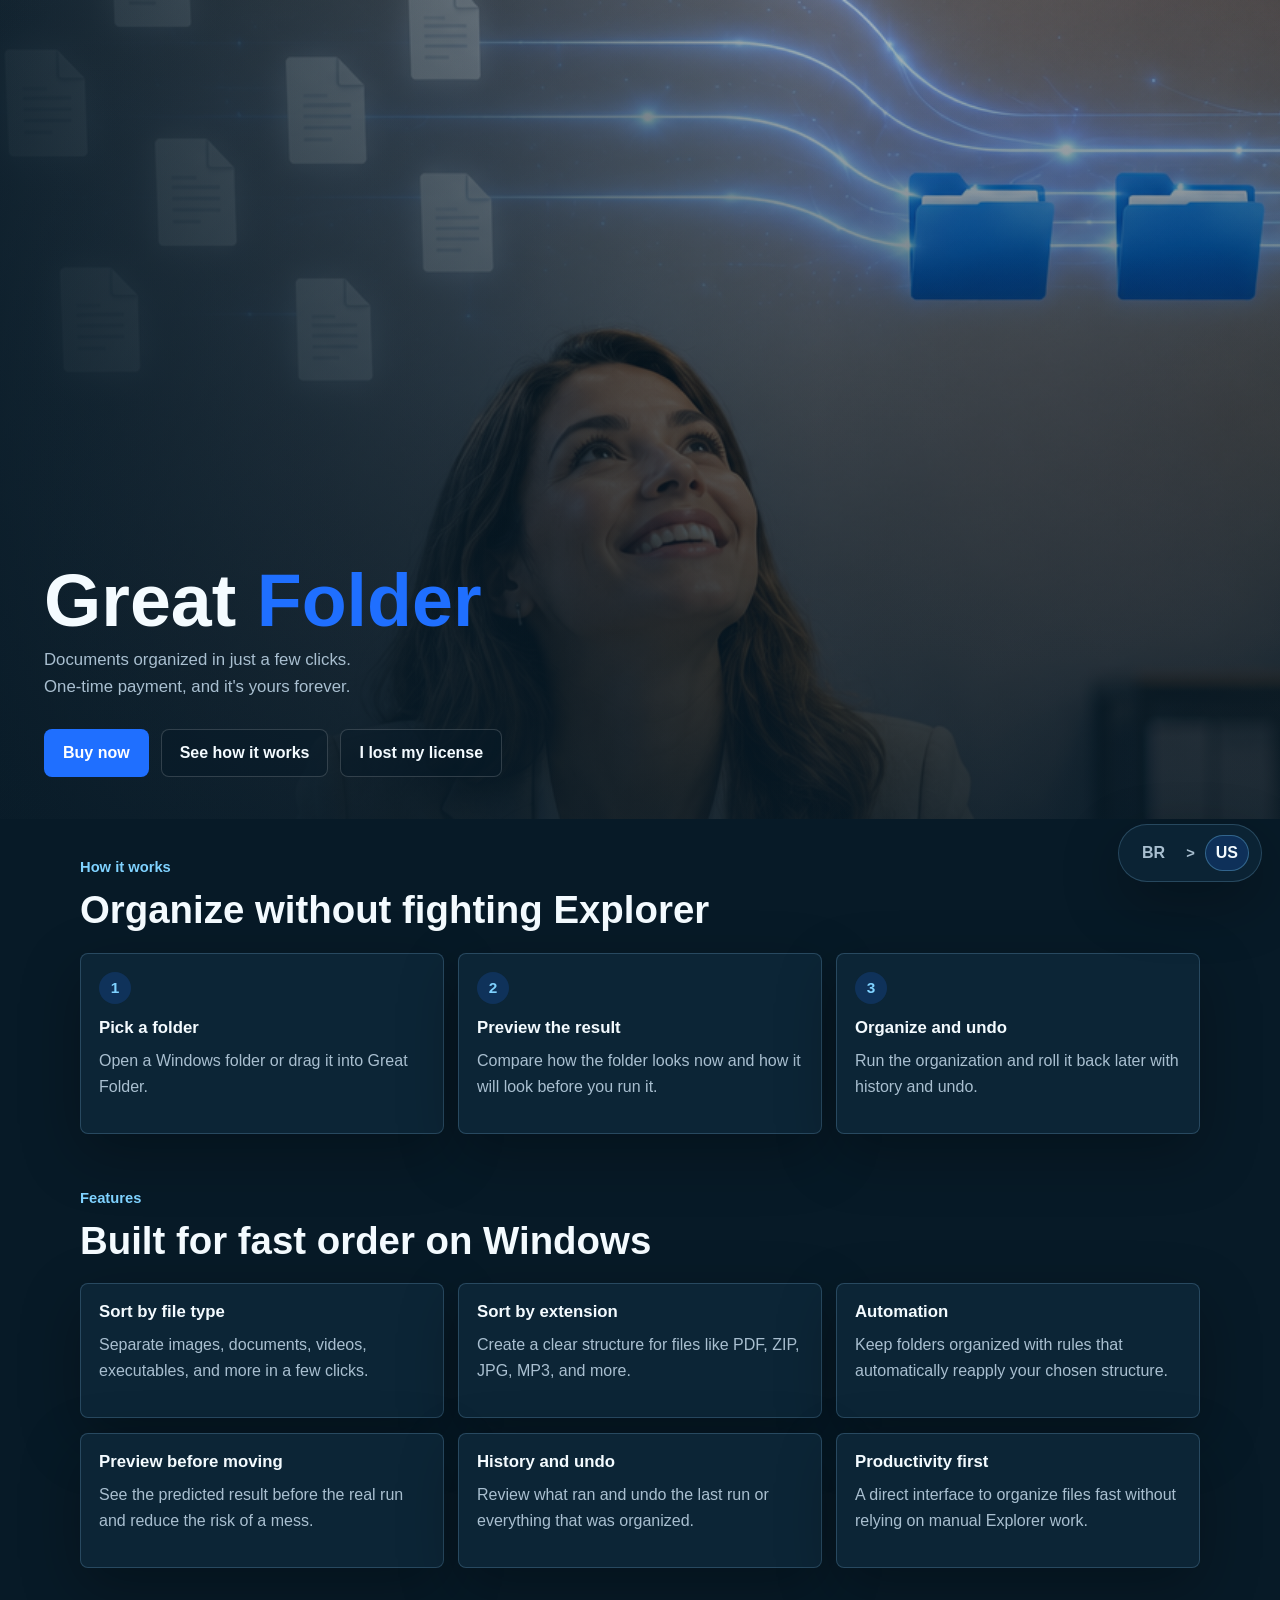
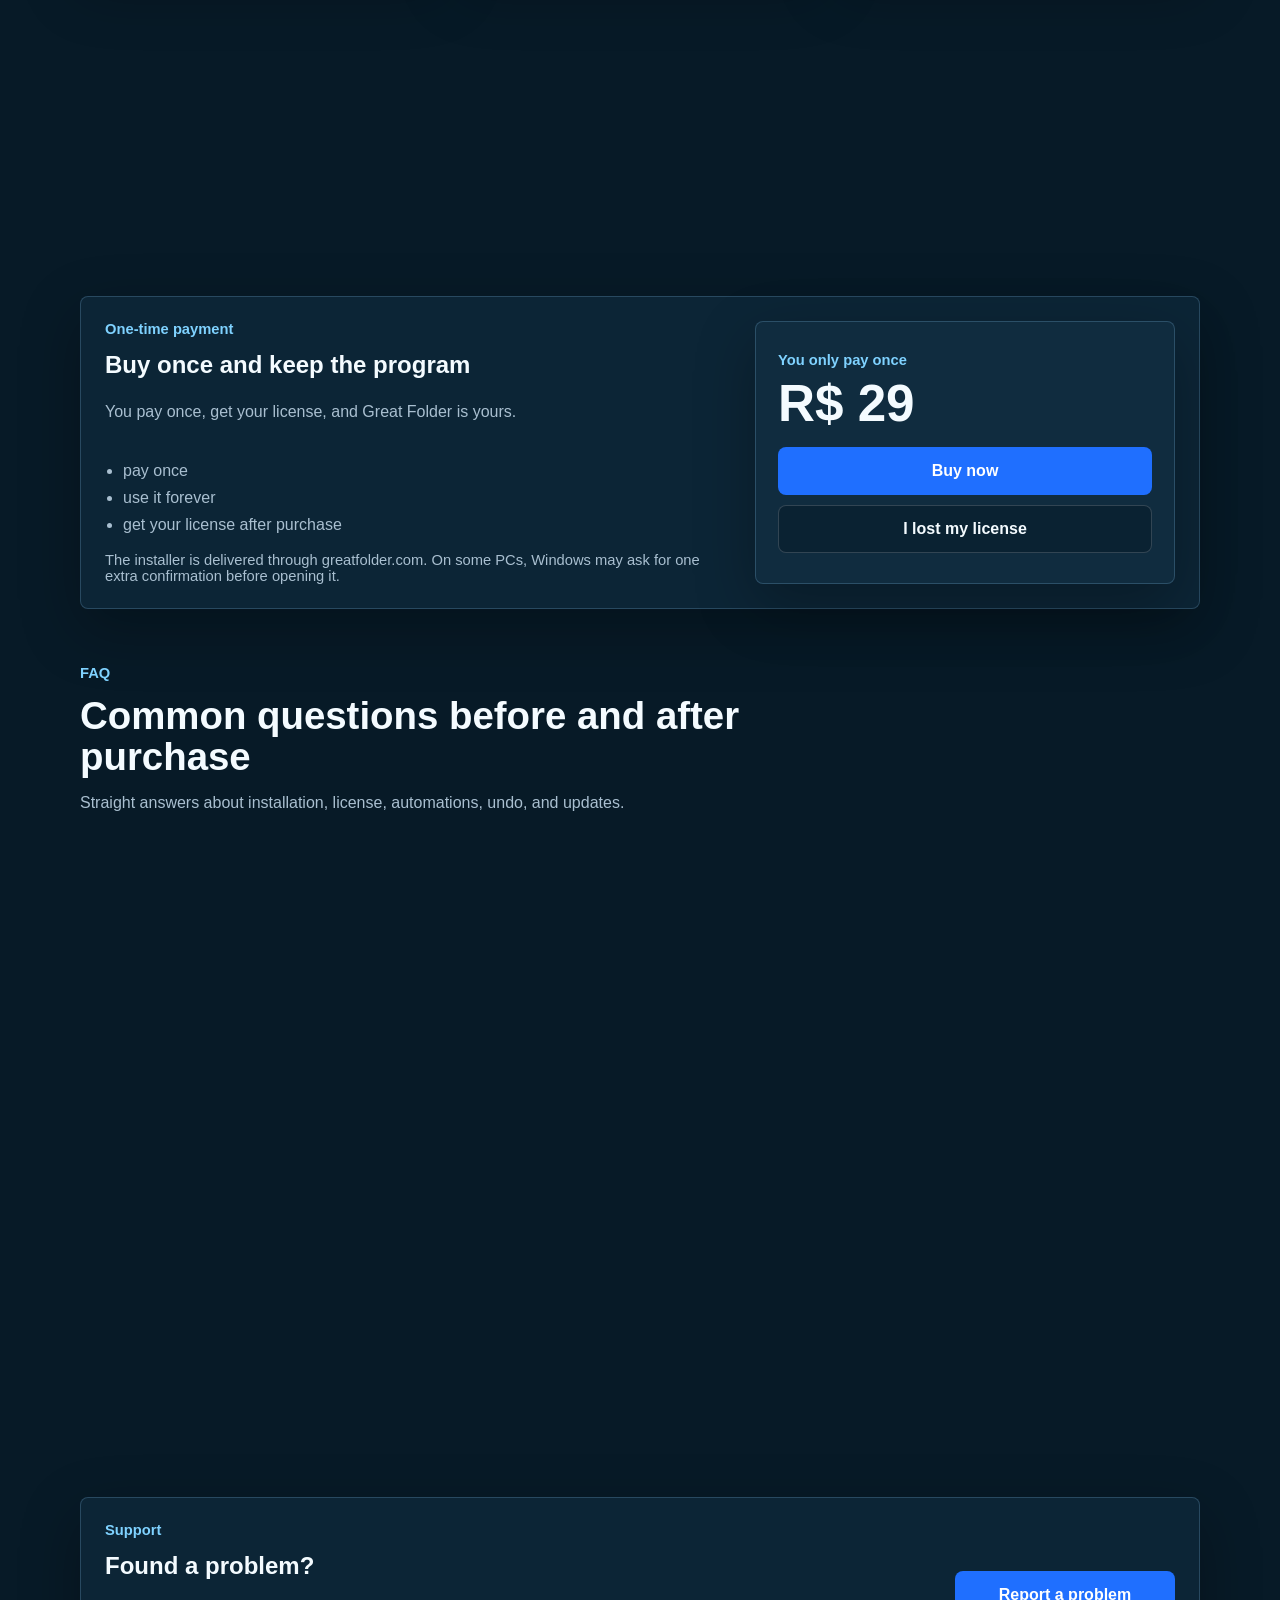
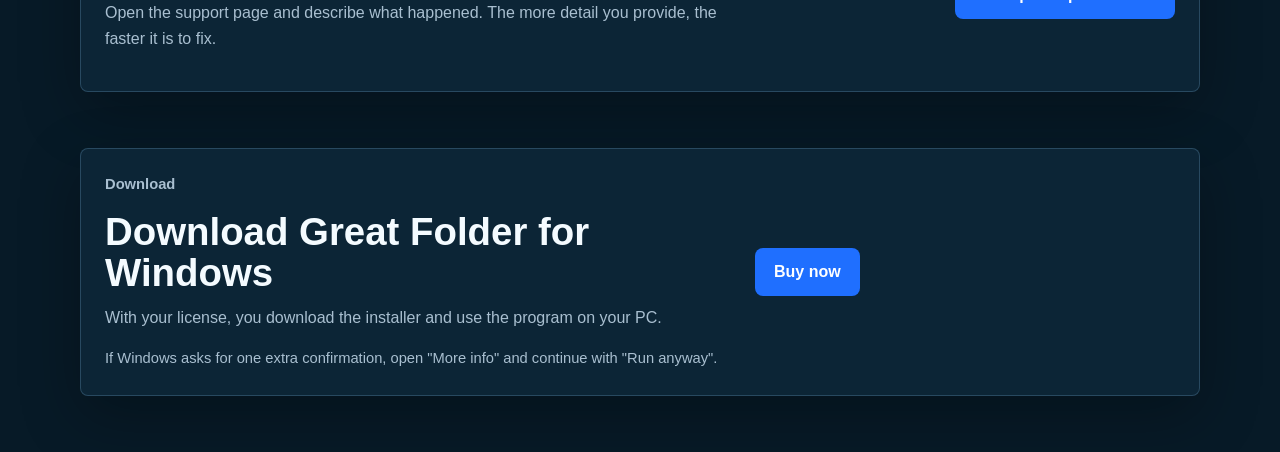
<file: index.html>
﻿<!doctype html>
<html lang="pt-BR">
<head>
  <meta charset="utf-8">
  <meta name="viewport" content="width=device-width, initial-scale=1">
  <title>Great Folder</title>
  <meta name="description" content="Organize arquivos e pastas no Windows com poucos cliques.">
  <link rel="icon" type="image/png" sizes="32x32" href="/favicon.png?v=5">
  <link rel="icon" type="image/x-icon" href="/favicon.ico?v=5">
  <link rel="shortcut icon" type="image/x-icon" href="/favicon.ico?v=5">
  <link rel="apple-touch-icon" href="/apple-touch-icon.png?v=5">
  <link rel="stylesheet" href="styles.css">
  <script src="site-config.js"></script>
  <script src="script.js" defer></script>
</head>
<body>
  <header class="hero" id="topo">
    <div class="hero-overlay"></div>
    <div class="hero-content">
      <h1>Great <span class="hero-title-accent">Folder</span></h1>
      <p class="hero-copy" data-i18n="hero_copy">
        Documentos organizados em poucos cliques.
        Pagamento único, e é seu pra sempre.
      </p>
      <div class="hero-actions">
        <a class="button button-primary" href="#" data-checkout-button data-i18n="cta_buy">Comprar por R$ 29</a>
        <a class="button button-secondary" href="#como-funciona" data-i18n="cta_how_it_works">Ver como funciona</a>
        <a class="button button-secondary" href="recover.html" data-i18n="cta_recover_license">Perdi minha licença</a>
      </div>
    </div>
  </header>

  <main>
    <section class="section section-tight" id="como-funciona">
      <div class="section-header" data-reveal>
        <p class="eyebrow" data-i18n="how_eyebrow">Como funciona</p>
        <h2 data-i18n="how_title">Organize sem complicar o Explorer</h2>
      </div>
      <div class="steps-grid">
        <article class="feature-card" data-reveal>
          <span class="step-number">1</span>
          <h3 data-i18n="step_1_title">Escolha a pasta</h3>
          <p data-i18n="step_1_copy">Abra uma pasta do Windows ou arraste para dentro do Great Folder.</p>
        </article>
        <article class="feature-card" data-reveal>
          <span class="step-number">2</span>
          <h3 data-i18n="step_2_title">Veja a prévia</h3>
          <p data-i18n="step_2_copy">Compare como a pasta está agora e como ela vai ficar antes de executar.</p>
        </article>
        <article class="feature-card" data-reveal>
          <span class="step-number">3</span>
          <h3 data-i18n="step_3_title">Organize e reverta</h3>
          <p data-i18n="step_3_copy">Execute a organização e volte atrás, se quiser, com histórico e reversão.</p>
        </article>
      </div>
    </section>

    <section class="section" id="recursos">
      <div class="section-header" data-reveal>
        <p class="eyebrow" data-i18n="features_eyebrow">Recursos</p>
        <h2 data-i18n="features_title">Feito para quem quer ordem rápida no Windows</h2>
      </div>
      <div class="features-grid">
        <article class="feature-card" data-reveal>
          <h3 data-i18n="feature_1_title">Organização por tipo</h3>
          <p data-i18n="feature_1_copy">Separe imagens, documentos, vídeos, executáveis e mais com poucos cliques.</p>
        </article>
        <article class="feature-card" data-reveal>
          <h3 data-i18n="feature_2_title">Organização por extensão</h3>
          <p data-i18n="feature_2_copy">Crie uma estrutura objetiva para arquivos como PDF, ZIP, JPG, MP3 e outros.</p>
        </article>
        <article class="feature-card" data-reveal>
          <h3 data-i18n="feature_3_title">Automação</h3>
          <p data-i18n="feature_3_copy">Mantenha pastas sempre organizadas com regras que reaplicam o padrão automaticamente.</p>
        </article>
        <article class="feature-card" data-reveal>
          <h3 data-i18n="feature_4_title">Prévia antes de mover</h3>
          <p data-i18n="feature_4_copy">Veja o resultado previsto antes da execução real e reduza o risco de bagunça.</p>
        </article>
        <article class="feature-card" data-reveal>
          <h3 data-i18n="feature_5_title">Histórico e reversão</h3>
          <p data-i18n="feature_5_copy">Confira o que foi executado e desfaça a última execução ou tudo o que foi organizado.</p>
        </article>
        <article class="feature-card" data-reveal>
          <h3 data-i18n="feature_6_title">Foco em produtividade</h3>
          <p data-i18n="feature_6_copy">Interface direta para organizar arquivos rápido, sem depender de fluxo manual no Explorer.</p>
        </article>
      </div>
    </section>

    <section class="section section-highlight">
      <div class="highlight-grid">
        <div data-reveal>
          <p class="eyebrow" data-i18n="ideal_eyebrow">Ideal para</p>
          <h2 data-i18n="ideal_title">Downloads que vivem bagunçados</h2>
          <p class="section-copy" data-i18n="ideal_copy">
            Se você baixa planilhas, PDFs, imagens, instaladores e arquivos soltos todos os dias,
            o Great Folder transforma isso em uma estrutura clara e previsível.
          </p>
        </div>
        <div class="checklist-card" data-reveal>
          <h3 data-i18n="ideal_list_title">Use no dia a dia para:</h3>
          <ul>
            <li data-i18n="ideal_list_1">limpar a pasta Downloads</li>
            <li data-i18n="ideal_list_2">separar documentos por tipo</li>
            <li data-i18n="ideal_list_3">desempastar arquivos de subpastas</li>
            <li data-i18n="ideal_list_4">manter regras automáticas ativas</li>
          </ul>
        </div>
      </div>
    </section>

    <section class="section" id="comprar">
      <div class="pricing-card">
        <div class="pricing-copy" data-reveal>
          <p class="eyebrow" data-i18n="pricing_eyebrow">Pagamento único</p>
          <h2 data-i18n="pricing_title">Compre uma vez e fique com o programa</h2>
          <p class="section-copy" data-i18n="pricing_copy">
            Você paga uma vez, recebe sua licença e o Great Folder passa a ser seu.
          </p>
          <ul class="pricing-list">
            <li data-i18n="pricing_list_1">pague uma vez</li>
            <li data-i18n="pricing_list_2">use para sempre</li>
            <li data-i18n="pricing_list_3">receba sua licença após a compra</li>
          </ul>
          <p class="download-note install-note" data-i18n="pricing_install_note">
            O instalador e entregue pelo greatfolder.com. Em alguns PCs, o Windows pode pedir uma confirmacao extra antes de abrir.
          </p>
        </div>
        <div class="pricing-panel" data-reveal>
          <p class="price-label" data-i18n="price_label">Você paga uma vez só</p>
          <p class="price-value" data-price-value>R$ 29</p>
          <a class="button button-primary pricing-button" href="#" data-checkout-button data-i18n="cta_buy">Comprar por R$ 29</a>
          <a class="button button-secondary pricing-button pricing-secondary-button" href="recover.html" data-i18n="cta_recover_license">Perdi minha licença</a>
        </div>
      </div>
    </section>

    <section class="section" id="faq">
      <div class="section-header" data-reveal>
        <p class="eyebrow" data-i18n="faq_eyebrow">FAQ</p>
        <h2 data-i18n="faq_title">Dúvidas frequentes antes e depois da compra</h2>
        <p class="section-copy" data-i18n="faq_copy">Respostas diretas para instalação, licença, automações, reversão e atualização.</p>
      </div>
      <div class="faq-list" data-reveal>
        <article class="faq-item">
          <button class="faq-trigger" type="button" aria-expanded="false">
            <span data-i18n="faq_q1">O Great Folder funciona em qualquer PC Windows?</span>
            <span class="faq-icon" aria-hidden="true">+</span>
          </button>
          <div class="faq-panel" hidden>
            <p data-i18n="faq_a1">Ele foi feito para Windows. O ideal é usar uma versão atual do Windows com permissão normal de instalação por usuário.</p>
          </div>
        </article>
        <article class="faq-item">
          <button class="faq-trigger" type="button" aria-expanded="false">
            <span data-i18n="faq_q2">Eu pago uma vez ou é assinatura?</span>
            <span class="faq-icon" aria-hidden="true">+</span>
          </button>
          <div class="faq-panel" hidden>
            <p data-i18n="faq_a2">É pagamento único. Você compra uma vez e a licença fica sua.</p>
          </div>
        </article>
        <article class="faq-item">
          <button class="faq-trigger" type="button" aria-expanded="false">
            <span data-i18n="faq_q3">Se eu trocar de computador, perco minha licença?</span>
            <span class="faq-icon" aria-hidden="true">+</span>
          </button>
          <div class="faq-panel" hidden>
            <p data-i18n="faq_a3">Não. Você pode recuperar a licença e ativar novamente no PC novo seguindo o fluxo de recuperação.</p>
          </div>
        </article>
        <article class="faq-item">
          <button class="faq-trigger" type="button" aria-expanded="false">
            <span data-i18n="faq_q4">Posso desfazer uma organização?</span>
            <span class="faq-icon" aria-hidden="true">+</span>
          </button>
          <div class="faq-panel" hidden>
            <p data-i18n="faq_a4">Sim. O app tem histórico e opções para reverter a última execução ou reverter toda a organização salva.</p>
          </div>
        </article>
        <article class="faq-item">
          <button class="faq-trigger" type="button" aria-expanded="false">
            <span data-i18n="faq_q5">As automações organizam tudo sozinhas?</span>
            <span class="faq-icon" aria-hidden="true">+</span>
          </button>
          <div class="faq-panel" hidden>
            <p data-i18n="faq_a5">Sim. Depois de ativadas, elas monitoram a pasta e reorganizam os arquivos conforme a regra escolhida.</p>
          </div>
        </article>
        <article class="faq-item">
          <button class="faq-trigger" type="button" aria-expanded="false">
            <span data-i18n="faq_q6">O programa envia meus arquivos para a internet?</span>
            <span class="faq-icon" aria-hidden="true">+</span>
          </button>
          <div class="faq-panel" hidden>
            <p data-i18n="faq_a6">Não. A organização dos seus arquivos acontece localmente no seu computador.</p>
          </div>
        </article>
        <article class="faq-item">
          <button class="faq-trigger" type="button" aria-expanded="false">
            <span data-i18n="faq_q7">Como recebo atualizações?</span>
            <span class="faq-icon" aria-hidden="true">+</span>
          </button>
          <div class="faq-panel" hidden>
            <p data-i18n="faq_a7">O app pode verificar novas versões e atualizar por dentro das configurações, mantendo sua licença ativa.</p>
          </div>
        </article>
        <article class="faq-item">
          <button class="faq-trigger" type="button" aria-expanded="false">
            <span data-i18n="faq_q8">E se eu tiver um problema ou bug?</span>
            <span class="faq-icon" aria-hidden="true">+</span>
          </button>
          <div class="faq-panel" hidden>
            <p data-i18n="faq_a8">Você pode abrir a página de suporte, escrever o problema com detalhes e enviar para análise.</p>
          </div>
        </article>
        <article class="faq-item">
          <button class="faq-trigger" type="button" aria-expanded="false">
            <span data-i18n="faq_q9">O Windows mostrou um aviso ao abrir o instalador. O que eu faco?</span>
            <span class="faq-icon" aria-hidden="true">+</span>
          </button>
          <div class="faq-panel" hidden>
            <p data-i18n="faq_a9">Baixe sempre pelo greatfolder.com. Se o Windows exibir uma tela de protecao, clique em "Mais informacoes" e depois em "Executar assim mesmo". Se preferir, envie um print na pagina de suporte antes de continuar.</p>
          </div>
        </article>
      </div>
    </section>

    <section class="section" id="suporte">
      <div class="support-card">
        <div data-reveal>
          <p class="eyebrow" data-i18n="support_eyebrow">Suporte</p>
          <h2 data-i18n="support_title">Encontrou um problema?</h2>
          <p class="section-copy" data-i18n="support_copy">Abra a página de suporte e descreva com calma o que aconteceu. Quanto mais detalhe, melhor para corrigir rápido.</p>
        </div>
        <div class="support-actions" data-reveal>
          <a class="button button-primary support-button" href="support.html" data-i18n="support_cta">Relatar um problema</a>
        </div>
      </div>
    </section>

    <section class="section" id="download">
      <div class="download-card">
        <div data-reveal>
          <p class="eyebrow" data-i18n="download_eyebrow">Download</p>
          <h2 data-i18n="download_title">Baixe o Great Folder para Windows</h2>
          <p data-i18n="download_copy">
            Com sua licença, você baixa o instalador e usa o programa no seu PC.
          </p>
          <p class="download-note install-note" data-i18n="download_install_note">
            Se o Windows pedir uma confirmacao extra, abra "Mais informacoes" e continue por "Executar assim mesmo".
          </p>
        </div>
        <div class="download-actions" data-reveal>
          <a class="button button-primary" href="#" data-checkout-button data-i18n="cta_buy">Comprar por R$ 29</a>
        </div>
      </div>
    </section>
  </main>

  <div class="locale-switcher" aria-label="Language selector">
    <button class="locale-button" type="button" data-locale-button="pt-BR">
      <span class="locale-flag" aria-hidden="true">BR</span>
    </button>
    <span class="locale-separator">&gt;</span>
    <button class="locale-button" type="button" data-locale-button="en-US">
      <span class="locale-flag" aria-hidden="true">US</span>
    </button>
  </div>
</body>
</html>
</file>
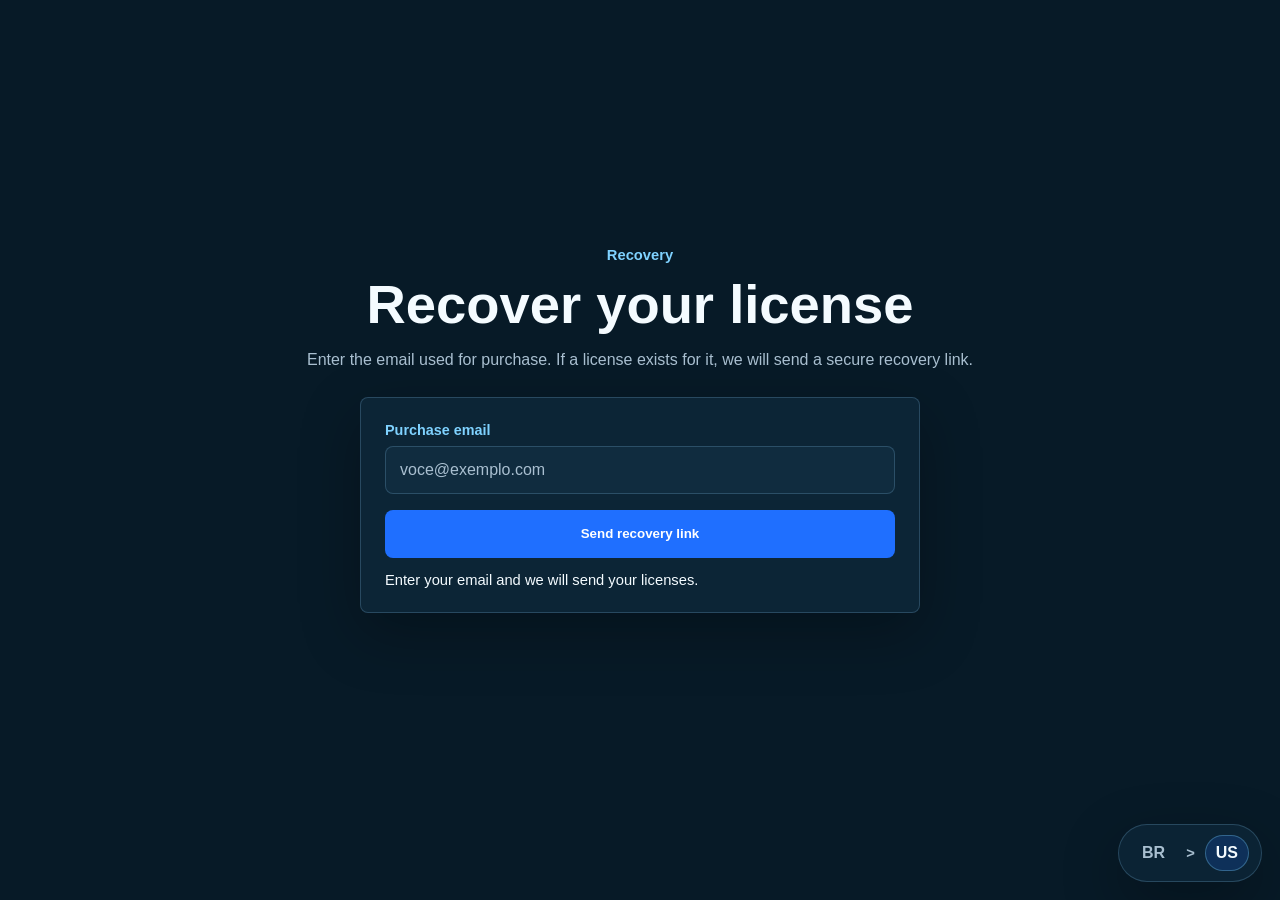
<file: recover.html>
<!doctype html>
<html lang="pt-BR">
<head>
  <meta charset="utf-8">
  <meta name="viewport" content="width=device-width, initial-scale=1">
  <title>Recuperar licença | Great Folder</title>
  <meta name="description" content="Recupere sua licença do Great Folder pelo email da compra.">
  <link rel="icon" type="image/png" sizes="32x32" href="/favicon.png?v=5">
  <link rel="icon" type="image/x-icon" href="/favicon.ico?v=5">
  <link rel="shortcut icon" type="image/x-icon" href="/favicon.ico?v=5">
  <link rel="apple-touch-icon" href="/apple-touch-icon.png?v=5">
  <link rel="stylesheet" href="styles.css">
  <script src="site-config.js"></script>
  <script src="recover.js?v=20260530b" defer></script>
</head>
<body>
  <main class="redeem-page">
    <section class="redeem-shell">
      <div class="redeem-header">
        <p class="eyebrow" data-i18n="recover_eyebrow">Recuperação</p>
        <h1 data-i18n="recover_title">Recupere sua licença</h1>
        <p class="section-copy" data-i18n="recover_copy">
          Digite o email usado na compra. Se existir uma licença vinculada a ele, nós enviaremos um link seguro de recuperação.
        </p>
      </div>

      <div class="recover-card">
        <div id="recover-request-state">
          <form id="recover-form" class="recover-form">
            <label class="recover-field">
              <span class="recover-label" data-i18n="recover_email_label">Email da compra</span>
              <input id="recover-email" class="recover-input" type="email" autocomplete="email" required placeholder="voce@exemplo.com">
            </label>
            <button id="recover-submit" class="button button-primary recover-submit" type="submit" data-i18n="recover_submit">Enviar link de recuperação</button>
          </form>
          <p id="recover-feedback" class="download-note" data-i18n="recover_hint">
            Insira seu email para te enviarmos suas licenças.
          </p>
        </div>

        <div id="recover-claim-state" hidden>
          <div class="redeem-loading">
            <span id="recover-status-icon" class="redeem-spinner" aria-hidden="true"></span>
            <span id="recover-loading-text" data-i18n="recover_loading">Validando seu link...</span>
          </div>
          <p id="recover-claim-feedback" class="download-note" data-i18n="recover_claim_hint">
            Aguarde o carregamento das suas licenças.
          </p>

          <section id="recover-result" class="redeem-result recover-result-panel" hidden>
            <div class="redeem-result-block">
              <span class="redeem-result-label" data-i18n="recover_keys_label">Licenças</span>
              <code id="recover-license-keys" class="redeem-license">-----------</code>
            </div>

            <div class="redeem-actions">
              <a id="recover-download-button" class="button button-primary is-disabled" href="#" target="_blank" rel="noopener" aria-disabled="true" data-i18n="redeem_download">Baixar para Windows</a>
              <button id="recover-copy-button" class="button button-secondary" type="button" data-i18n="recover_copy_button" disabled>Copiar licenças</button>
              <button id="recover-download-txt-button" class="button button-secondary recover-icon-button" type="button" aria-label="Baixar TXT" title="Baixar TXT" disabled>
                ⭳
              </button>
            </div>
          </section>
        </div>
      </div>
    </section>
  </main>

  <div class="locale-switcher" aria-label="Language selector">
    <button class="locale-button" type="button" data-locale-button="pt-BR">
      <span class="locale-flag" aria-hidden="true">BR</span>
    </button>
    <span class="locale-separator">&gt;</span>
    <button class="locale-button" type="button" data-locale-button="en-US">
      <span class="locale-flag" aria-hidden="true">US</span>
    </button>
  </div>
</body>
</html>
</file>
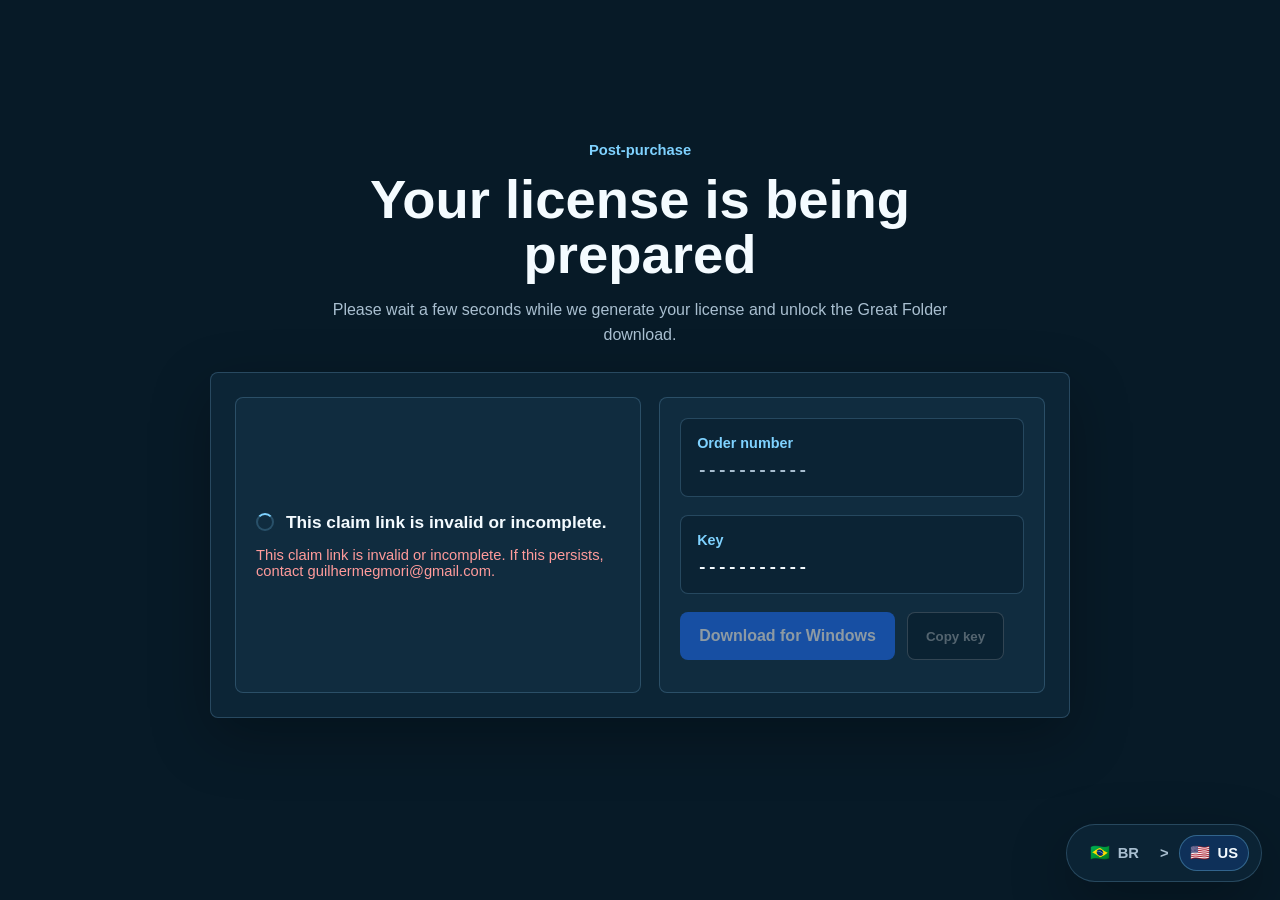
<file: redeem.html>
<!doctype html>
<html lang="pt-BR">
<head>
  <meta charset="utf-8">
  <meta name="viewport" content="width=device-width, initial-scale=1">
  <title>Resgatar compra | Great Folder</title>
  <meta name="description" content="Resgate sua licença e download do Great Folder após a compra.">
  <link rel="icon" type="image/png" sizes="32x32" href="/favicon.png?v=5">
  <link rel="icon" type="image/x-icon" href="/favicon.ico?v=5">
  <link rel="shortcut icon" type="image/x-icon" href="/favicon.ico?v=5">
  <link rel="apple-touch-icon" href="/apple-touch-icon.png?v=5">
  <link rel="stylesheet" href="styles.css">
  <script src="site-config.js"></script>
  <script src="redeem.js" defer></script>
</head>
<body>
  <main class="redeem-page">
    <section class="redeem-shell">
      <div class="redeem-header">
        <p class="eyebrow" data-i18n="redeem_eyebrow">Pós-compra</p>
        <h1 data-i18n="redeem_title">Sua licença está sendo preparada</h1>
        <p class="section-copy" data-i18n="redeem_copy">
          Aguarde alguns segundos enquanto geramos sua licença e liberamos o download do Great Folder.
        </p>
      </div>

      <div class="redeem-card">
        <section class="redeem-status-panel">
          <div class="redeem-loading">
            <span id="redeem-status-icon" class="redeem-spinner" aria-hidden="true"></span>
            <span id="redeem-loading-text" data-i18n="redeem_loading">Gerando sua licença...</span>
          </div>
          <p class="download-note" id="redeem-feedback" data-i18n="redeem_hint">
            Se isso demorar mais do que o normal, volte para a área da Kiwify e abra este link novamente.
          </p>
        </section>

        <section id="redeem-result" class="redeem-result">
          <div class="redeem-result-block">
            <span class="redeem-result-label" data-i18n="redeem_order_label">Número do pedido</span>
            <code id="order-code" class="redeem-license redeem-license-soft">-----------</code>
          </div>

          <div class="redeem-result-block">
            <span class="redeem-result-label" data-i18n="redeem_license_label">Chave</span>
            <code id="license-key" class="redeem-license">-----------</code>
          </div>

          <div class="redeem-actions">
            <a id="download-button" class="button button-primary is-disabled" href="#" target="_blank" rel="noopener" aria-disabled="true" data-i18n="redeem_download">Baixar para Windows</a>
            <button id="copy-button" class="button button-secondary" type="button" data-i18n="redeem_copy_button" disabled>Copiar chave</button>
          </div>

          <p class="download-note" id="redeem-activation-hint" data-i18n="redeem_activation_hint">
            Assim que a chave aparecer, abra o app e cole na tela de ativação.
          </p>
        </section>
      </div>
    </section>
  </main>

  <div class="locale-switcher" aria-label="Language selector">
    <button class="locale-button" type="button" data-locale-button="pt-BR">
      <span class="locale-flag" aria-hidden="true">🇧🇷</span>
      <span>BR</span>
    </button>
    <span class="locale-separator">&gt;</span>
    <button class="locale-button" type="button" data-locale-button="en-US">
      <span class="locale-flag" aria-hidden="true">🇺🇸</span>
      <span>US</span>
    </button>
  </div>
</body>
</html>
</file>
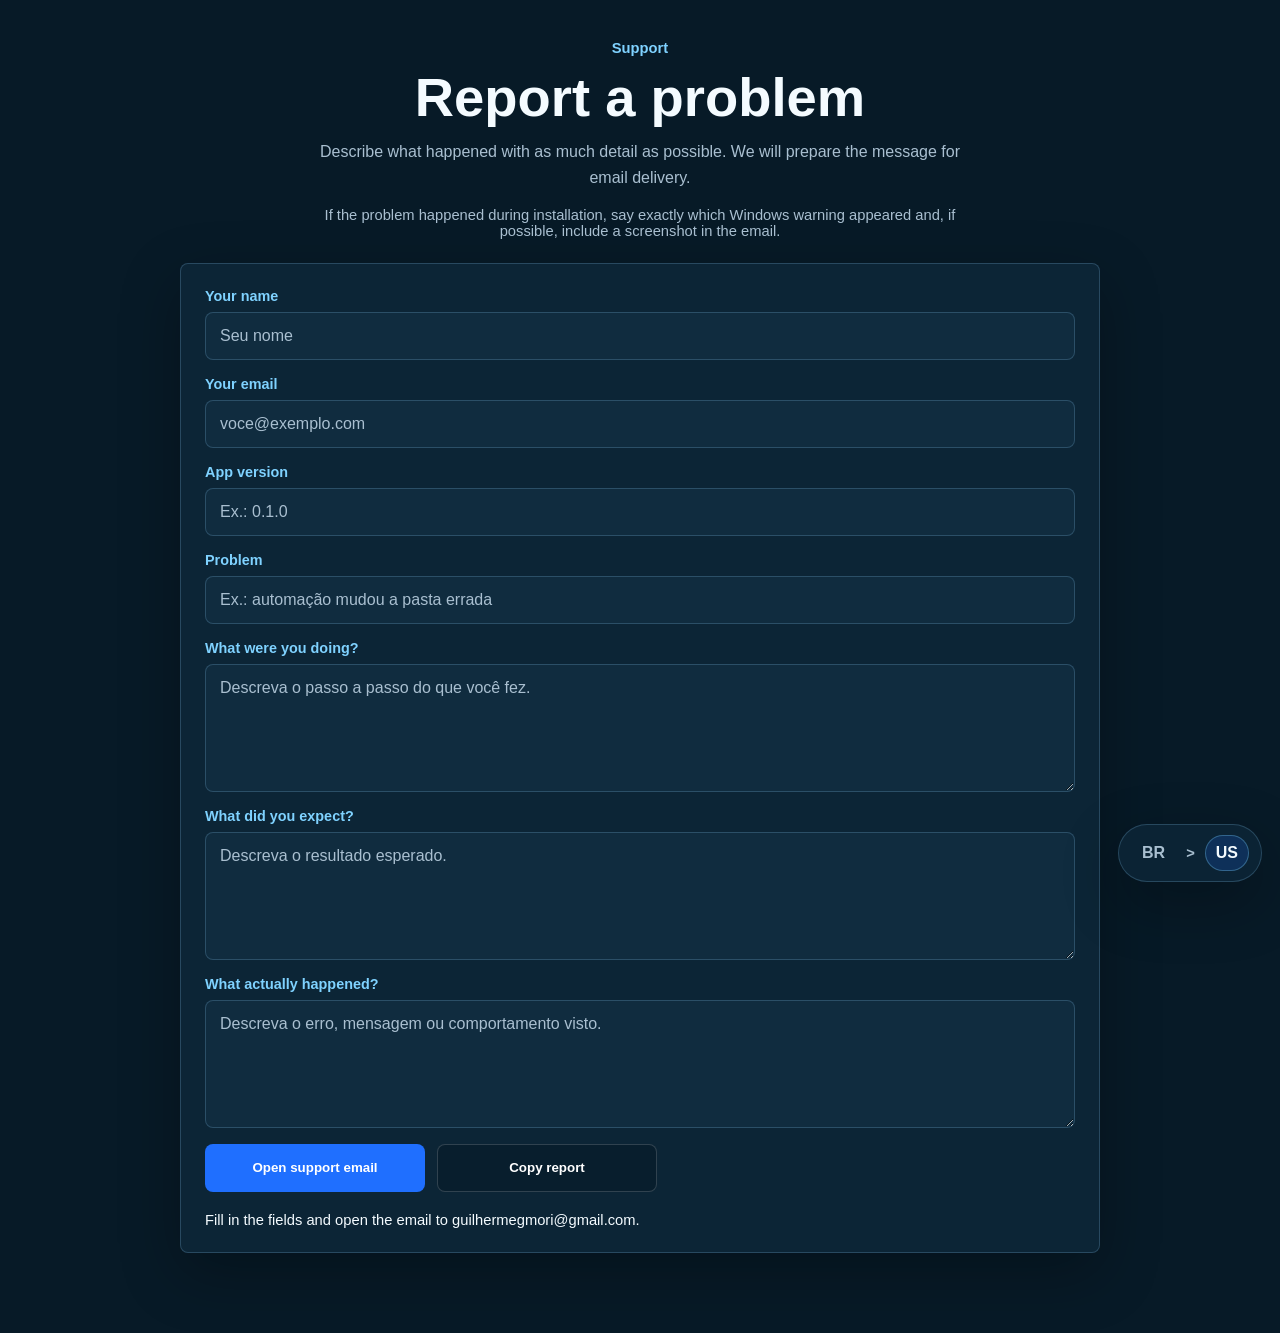
<file: support.html>
﻿<!doctype html>
<html lang="pt-BR">
<head>
  <meta charset="utf-8">
  <meta name="viewport" content="width=device-width, initial-scale=1">
  <title>Suporte | Great Folder</title>
  <meta name="description" content="Relate um problema do Great Folder com detalhes para análise.">
  <link rel="icon" type="image/png" sizes="32x32" href="/favicon.png?v=5">
  <link rel="icon" type="image/x-icon" href="/favicon.ico?v=5">
  <link rel="shortcut icon" type="image/x-icon" href="/favicon.ico?v=5">
  <link rel="apple-touch-icon" href="/apple-touch-icon.png?v=5">
  <link rel="stylesheet" href="styles.css">
  <script src="site-config.js"></script>
  <script src="support.js" defer></script>
</head>
<body>
  <main class="redeem-page support-page">
    <section class="redeem-shell support-shell">
      <div class="redeem-header">
        <p class="eyebrow" data-i18n="support_page_eyebrow">Suporte</p>
        <h1 data-i18n="support_page_title">Relate um problema</h1>
        <p class="section-copy" data-i18n="support_page_copy">Descreva o que aconteceu com o máximo de detalhe possível. Vamos preparar a mensagem para envio por email.</p>
        <p class="download-note install-note" data-i18n="support_page_install_note">Se o problema foi na instalacao, diga exatamente qual aviso apareceu no Windows e, se puder, envie um print junto com o email.</p>
      </div>

      <div class="support-form-card">
        <form id="support-form" class="support-form">
          <label class="recover-field">
            <span class="recover-label" data-i18n="support_name_label">Seu nome</span>
            <input id="support-name" class="recover-input" type="text" autocomplete="name" placeholder="Seu nome">
          </label>

          <label class="recover-field">
            <span class="recover-label" data-i18n="support_email_label">Seu email</span>
            <input id="support-email" class="recover-input" type="email" autocomplete="email" placeholder="voce@exemplo.com">
          </label>

          <label class="recover-field">
            <span class="recover-label" data-i18n="support_version_label">Versão do app</span>
            <input id="support-version" class="recover-input" type="text" placeholder="Ex.: 0.1.0">
          </label>

          <label class="recover-field">
            <span class="recover-label" data-i18n="support_problem_label">Problema</span>
            <input id="support-problem" class="recover-input" type="text" required placeholder="Ex.: automação mudou a pasta errada">
          </label>

          <label class="recover-field">
            <span class="recover-label" data-i18n="support_steps_label">O que você estava fazendo?</span>
            <textarea id="support-steps" class="recover-input support-textarea" required placeholder="Descreva o passo a passo do que você fez."></textarea>
          </label>

          <label class="recover-field">
            <span class="recover-label" data-i18n="support_expected_label">O que você esperava?</span>
            <textarea id="support-expected" class="recover-input support-textarea" placeholder="Descreva o resultado esperado."></textarea>
          </label>

          <label class="recover-field">
            <span class="recover-label" data-i18n="support_actual_label">O que aconteceu de fato?</span>
            <textarea id="support-actual" class="recover-input support-textarea" required placeholder="Descreva o erro, mensagem ou comportamento visto."></textarea>
          </label>

          <div class="support-actions-row">
            <button id="support-submit" class="button button-primary" type="submit" data-i18n="support_submit">Abrir email de suporte</button>
            <button id="support-copy" class="button button-secondary" type="button" data-i18n="support_copy">Copiar relato</button>
          </div>
        </form>

        <p id="support-feedback" class="download-note" data-i18n="support_hint">Preencha os campos e abra o email com a mensagem pronta.</p>
      </div>
    </section>
  </main>

  <div class="locale-switcher" aria-label="Language selector">
    <button class="locale-button" type="button" data-locale-button="pt-BR">
      <span class="locale-flag" aria-hidden="true">BR</span>
    </button>
    <span class="locale-separator">&gt;</span>
    <button class="locale-button" type="button" data-locale-button="en-US">
      <span class="locale-flag" aria-hidden="true">US</span>
    </button>
  </div>
</body>
</html>
</file>
<file: styles.css>
:root {
  color-scheme: dark;
  --bg: #071a27;
  --panel: #0c2536;
  --panel-2: #102c3f;
  --text: #f4fbff;
  --muted: #a9bfd0;
  --line: rgba(122, 176, 214, 0.26);
  --primary: #1f6fff;
  --primary-hover: #4387ff;
  --accent: #7fd2ff;
  --shadow: 0 20px 60px rgba(0, 0, 0, 0.28);
}

* {
  box-sizing: border-box;
}

html {
  scroll-behavior: smooth;
}

body {
  margin: 0;
  font-family: "Segoe UI", Arial, sans-serif;
  background: var(--bg);
  color: var(--text);
  overflow-x: hidden;
}

body.reveal-ready [data-reveal] {
  opacity: 0;
  transform: translateY(42px);
  filter: blur(10px);
  transition:
    opacity 680ms cubic-bezier(0.22, 1, 0.36, 1),
    transform 680ms cubic-bezier(0.22, 1, 0.36, 1),
    filter 680ms cubic-bezier(0.22, 1, 0.36, 1);
  transition-delay: var(--reveal-delay, 0ms);
  will-change: opacity, transform, filter;
}

body.reveal-ready [data-reveal].is-visible {
  opacity: 1;
  transform: translateY(0);
  filter: blur(0);
}

a {
  color: inherit;
  text-decoration: none;
}

.hero {
  position: relative;
  min-height: clamp(560px, 64vw, 820px);
  padding: 24px clamp(20px, 4vw, 44px) 42px;
  background-image:
    linear-gradient(180deg, rgba(7, 26, 39, 0.18), rgba(7, 26, 39, 0.82)),
    linear-gradient(90deg, rgba(7, 26, 39, 0.88) 0%, rgba(7, 26, 39, 0.48) 38%, rgba(7, 26, 39, 0.10) 64%),
    url("assets/hero.png");
  background-size: cover;
  background-repeat: no-repeat;
  background-position: center 18%;
  display: flex;
  flex-direction: column;
  justify-content: flex-end;
  overflow: hidden;
}

.hero-overlay {
  position: absolute;
  inset: 0;
  background: linear-gradient(180deg, rgba(7, 26, 39, 0.06), rgba(7, 26, 39, 0.22));
  pointer-events: none;
}

.hero-content {
  position: relative;
  z-index: 1;
}

.hero-content {
  max-width: 620px;
  padding-top: 0;
}

.eyebrow {
  margin: 0 0 14px;
  color: var(--accent);
  font-size: 0.92rem;
  font-weight: 600;
}

h1,
h2,
h3,
p {
  margin-top: 0;
}

h1 {
  margin-bottom: 10px;
  font-size: clamp(2.8rem, 6vw, 4.6rem);
  line-height: 0.98;
}

.hero-title-accent {
  color: var(--primary);
}

.hero-copy,
.section-copy,
.download-card p,
.feature-card p,
.checklist-card li {
  color: var(--muted);
  line-height: 1.6;
}

.hero-copy {
  max-width: 580px;
  font-size: 1.05rem;
  white-space: pre-line;
}

.hero-actions {
  display: flex;
  flex-wrap: wrap;
  gap: 12px;
  margin-top: 28px;
}

.button {
  display: inline-flex;
  align-items: center;
  justify-content: center;
  min-height: 48px;
  padding: 0 18px;
  border-radius: 8px;
  border: 1px solid transparent;
  font-weight: 600;
  text-align: center;
  transition: background-color 120ms ease, border-color 120ms ease, color 120ms ease;
}

.button-primary {
  background: var(--primary);
  color: #fff;
}

.button-primary:hover {
  background: var(--primary-hover);
}

.button-secondary {
  background: rgba(7, 26, 39, 0.52);
  border-color: rgba(255, 255, 255, 0.16);
}

.button-secondary:hover {
  background: rgba(15, 40, 58, 0.82);
}

.hero-points {
  display: flex;
  flex-wrap: wrap;
  gap: 10px;
  margin-top: 22px;
  color: var(--text);
  font-size: 0.95rem;
}

.hero-points span {
  padding: 8px 12px;
  border-radius: 999px;
  border: 1px solid rgba(255, 255, 255, 0.12);
  background: rgba(7, 26, 39, 0.42);
}

main {
  padding-bottom: 56px;
}

.section {
  width: min(1120px, calc(100% - 40px));
  margin: 0 auto;
  padding: 56px 0 0;
}

.section-tight {
  padding-top: 40px;
}

.section-header {
  max-width: 700px;
  margin-bottom: 22px;
}

.section-header h2,
.download-card h2,
.highlight-grid h2 {
  margin-bottom: 12px;
  font-size: clamp(1.9rem, 3vw, 2.7rem);
  line-height: 1.08;
}

.steps-grid,
.features-grid {
  display: grid;
  gap: 14px;
}

.steps-grid {
  grid-template-columns: repeat(3, minmax(0, 1fr));
}

.features-grid {
  grid-template-columns: repeat(3, minmax(0, 1fr));
}

.feature-card,
.checklist-card,
.download-card,
.pricing-card,
.pricing-panel {
  background: var(--panel);
  border: 1px solid var(--line);
  border-radius: 8px;
  box-shadow: var(--shadow);
}

.feature-card {
  padding: 18px;
}

.feature-card h3,
.checklist-card h3 {
  margin-bottom: 10px;
  font-size: 1.05rem;
}

.step-number {
  display: inline-flex;
  align-items: center;
  justify-content: center;
  width: 32px;
  height: 32px;
  margin-bottom: 14px;
  border-radius: 999px;
  background: rgba(31, 111, 255, 0.18);
  color: var(--accent);
  font-size: 0.96rem;
  font-weight: 700;
}

.section-highlight {
  padding-top: 64px;
}

.highlight-grid {
  display: grid;
  grid-template-columns: minmax(0, 1.3fr) minmax(300px, 0.9fr);
  gap: 18px;
  align-items: stretch;
}

.checklist-card {
  padding: 22px;
  background: var(--panel-2);
}

.checklist-card ul {
  margin: 0;
  padding-left: 18px;
}

.checklist-card li + li {
  margin-top: 10px;
}

.download-card {
  display: grid;
  grid-template-columns: minmax(0, 1.2fr) minmax(280px, 0.8fr);
  gap: 20px;
  align-items: center;
  padding: 24px;
}

.pricing-card {
  display: grid;
  grid-template-columns: minmax(0, 1.2fr) minmax(280px, 0.8fr);
  gap: 20px;
  align-items: stretch;
  padding: 24px;
}

.pricing-copy {
  display: flex;
  flex-direction: column;
  justify-content: center;
}

.pricing-list {
  margin: 16px 0 0;
  padding-left: 18px;
  color: var(--muted);
  line-height: 1.7;
}

.install-note {
  margin-top: 14px;
  color: var(--muted);
}

.pricing-panel {
  display: flex;
  flex-direction: column;
  justify-content: center;
  gap: 10px;
  padding: 22px;
  background: var(--panel-2);
}

.price-label,
.price-note {
  margin-bottom: 0;
}

.price-label {
  color: var(--accent);
  font-size: 0.92rem;
  font-weight: 600;
}

.price-value {
  margin: 0;
  font-size: clamp(2.4rem, 4vw, 3.2rem);
  line-height: 1;
  font-weight: 700;
}

.pricing-button {
  width: 100%;
  margin-top: 8px;
}

.pricing-secondary-button {
  margin-top: 0;
}

.download-actions {
  display: flex;
  flex-direction: column;
  gap: 12px;
  align-items: flex-start;
}

.download-note {
  margin-bottom: 0;
  font-size: 0.92rem;
}

.locale-switcher {
  position: fixed;
  right: 18px;
  bottom: 18px;
  z-index: 20;
  display: inline-flex;
  align-items: center;
  gap: 10px;
  padding: 10px 12px;
  border: 1px solid var(--line);
  border-radius: 999px;
  background: rgba(12, 37, 54, 0.94);
  box-shadow: var(--shadow);
}

.redeem-page {
  min-height: 100vh;
  padding: 40px 20px 80px;
  display: flex;
  align-items: center;
  justify-content: center;
}

.redeem-shell {
  width: min(860px, 100%);
}

.redeem-header {
  max-width: 680px;
  margin: 0 auto 24px;
  text-align: center;
}

.redeem-header h1 {
  margin-bottom: 14px;
  font-size: clamp(2.4rem, 5vw, 3.4rem);
  line-height: 1.02;
}

.redeem-card {
  display: grid;
  grid-template-columns: minmax(0, 1fr) minmax(0, 0.95fr);
  gap: 18px;
  padding: 24px;
  background: var(--panel);
  border: 1px solid var(--line);
  border-radius: 8px;
  box-shadow: var(--shadow);
}

.recover-card {
  max-width: 560px;
  margin: 0 auto;
  padding: 24px;
  background: var(--panel);
  border: 1px solid var(--line);
  border-radius: 8px;
  box-shadow: var(--shadow);
}

.recover-form {
  display: flex;
  flex-direction: column;
  gap: 16px;
  margin-bottom: 14px;
}

.recover-field {
  display: flex;
  flex-direction: column;
  gap: 8px;
}

.recover-label {
  color: var(--accent);
  font-size: 0.9rem;
  font-weight: 600;
}

.recover-input {
  width: 100%;
  min-height: 48px;
  padding: 0 14px;
  border: 1px solid var(--line);
  border-radius: 8px;
  background: var(--panel-2);
  color: var(--text);
  font: 400 1rem "Segoe UI", Arial, sans-serif;
}

.recover-input::placeholder {
  color: var(--muted);
}

.recover-input:focus {
  outline: none;
  border-color: rgba(127, 210, 255, 0.45);
}

.recover-submit {
  width: 100%;
}

.recover-result-panel {
  margin-top: 18px;
}

#recover-license-keys {
  white-space: pre-line;
}

.recover-icon-button {
  min-width: 48px;
  padding: 0 14px;
  font-size: 1.05rem;
}

.redeem-status-panel,
.redeem-result {
  background: var(--panel-2);
  border: 1px solid var(--line);
  border-radius: 8px;
  padding: 20px;
}

.redeem-status-panel {
  display: flex;
  flex-direction: column;
  justify-content: center;
}

.redeem-result {
  display: flex;
  flex-direction: column;
  justify-content: center;
}

.redeem-loading {
  display: inline-flex;
  align-items: center;
  gap: 12px;
  margin-bottom: 14px;
  color: var(--text);
  font-size: 1.08rem;
  font-weight: 600;
}

.redeem-spinner {
  width: 18px;
  height: 18px;
  border: 2px solid rgba(127, 210, 255, 0.22);
  border-top-color: var(--accent);
  border-radius: 999px;
  animation: redeem-spin 0.8s linear infinite;
}

.redeem-status-check {
  display: inline-flex;
  align-items: center;
  justify-content: center;
  width: 18px;
  height: 18px;
  font-size: 16px;
  line-height: 1;
}

.redeem-result-block {
  margin: 0 0 18px;
  padding: 16px;
  border: 1px solid var(--line);
  border-radius: 8px;
  background: rgba(7, 26, 39, 0.42);
}

.redeem-result-label {
  display: block;
  margin-bottom: 10px;
  color: var(--accent);
  font-size: 0.9rem;
  font-weight: 600;
}

.redeem-license {
  display: block;
  color: var(--text);
  font: 700 1.05rem "Consolas", "Courier New", monospace;
  word-break: break-all;
}

.redeem-license-soft {
  color: var(--muted);
}

.redeem-actions {
  display: flex;
  flex-wrap: wrap;
  gap: 12px;
  margin-bottom: 12px;
}

.button.is-disabled,
.button[aria-disabled="true"] {
  pointer-events: none;
  opacity: 0.52;
}

.download-note.is-error,
#redeem-feedback.is-error {
  color: #ff9b9b;
}

#redeem-activation-hint[hidden] {
  display: none;
}

@keyframes redeem-spin {
  from {
    transform: rotate(0deg);
  }
  to {
    transform: rotate(360deg);
  }
}

.locale-button {
  display: inline-flex;
  align-items: center;
  gap: 8px;
  min-height: 36px;
  padding: 0 10px;
  border: 1px solid transparent;
  border-radius: 999px;
  background: transparent;
  color: var(--muted);
  font: 600 0.92rem "Segoe UI", Arial, sans-serif;
  cursor: pointer;
}

.locale-button.is-active {
  background: rgba(31, 111, 255, 0.18);
  border-color: rgba(127, 210, 255, 0.32);
  color: var(--text);
}

.locale-flag {
  font-size: 1rem;
  line-height: 1;
}

.locale-separator {
  color: var(--muted);
  font-size: 0.92rem;
  font-weight: 600;
}

@media (max-width: 920px) {
  .steps-grid,
  .features-grid,
  .highlight-grid,
  .pricing-card,
  .download-card,
  .redeem-card {
    grid-template-columns: 1fr;
  }

  .hero {
    min-height: clamp(500px, 86vw, 700px);
    background-position: 62% 16%;
  }

  .hero-content {
    max-width: 34rem;
  }

  .section {
    padding-top: 44px;
  }
}

@media (max-width: 680px) {
  body.reveal-ready [data-reveal] {
    transform: translateY(24px);
    filter: blur(6px);
  }

  .hero {
    min-height: auto;
    padding: 0 0 28px;
    background: none;
    display: block;
  }

  .hero::before {
    content: "";
    display: block;
    width: 100%;
    aspect-ratio: 1536 / 550;
    background-image:
      linear-gradient(180deg, rgba(7, 26, 39, 0.06), rgba(7, 26, 39, 0.22)),
      url("assets/hero.png");
    background-size: cover;
    background-repeat: no-repeat;
    background-position: center top;
  }

  .hero-content {
    max-width: none;
    padding: 18px 14px 0;
  }

  .hero-overlay {
    display: none;
  }

  .section {
    width: min(1120px, calc(100% - 24px));
    padding-top: 36px;
  }

  .eyebrow {
    margin-bottom: 10px;
    font-size: 0.82rem;
  }

  h1 {
    margin-bottom: 8px;
    font-size: clamp(2.2rem, 12vw, 3.2rem);
    line-height: 1;
  }

  .hero-copy {
    max-width: 100%;
    font-size: 0.98rem;
    line-height: 1.5;
  }

  .hero-actions {
    gap: 10px;
    margin-top: 20px;
  }

  .hero-actions .button,
  .pricing-button,
  .download-actions .button,
  .redeem-actions .button,
  .recover-submit {
    width: 100%;
  }

  .feature-card,
  .checklist-card,
  .download-card,
  .pricing-card,
  .pricing-panel,
  .redeem-card,
  .recover-card,
  .redeem-status-panel,
  .redeem-result {
    padding: 18px;
  }

  .section-header {
    margin-bottom: 18px;
  }

  .section-header h2,
  .download-card h2,
  .highlight-grid h2 {
    margin-bottom: 10px;
    font-size: clamp(1.65rem, 8vw, 2.15rem);
  }

  .pricing-card,
  .download-card,
  .highlight-grid,
  .redeem-card {
    gap: 14px;
  }

  .download-actions,
  .redeem-actions {
    align-items: stretch;
  }

  .redeem-page {
    padding: 24px 12px 96px;
    align-items: flex-start;
  }

  .redeem-header {
    margin-bottom: 18px;
  }

  .redeem-header h1 {
    font-size: clamp(2rem, 10vw, 2.8rem);
  }

  .locale-switcher {
    left: 50%;
    right: auto;
    bottom: max(10px, env(safe-area-inset-bottom));
    transform: translateX(-50%);
    padding: 8px 10px;
  }

  main {
    padding-bottom: 90px;
  }
}

@media (max-width: 520px) {
  .hero {
    padding-bottom: 24px;
  }

  .hero::before {
    background-position: center top;
  }

  .button {
    min-height: 46px;
    padding: 10px 14px;
    font-size: 0.96rem;
  }

  .feature-card {
    padding: 16px;
  }

  .step-number {
    width: 28px;
    height: 28px;
    margin-bottom: 12px;
    font-size: 0.88rem;
  }

  .pricing-list,
  .checklist-card ul {
    padding-left: 16px;
  }

  .price-value {
    font-size: clamp(2.1rem, 12vw, 2.7rem);
  }

  .locale-switcher {
    width: calc(100% - 24px);
    justify-content: center;
    border-radius: 14px;
  }
}

.faq-list {
  display: grid;
  gap: 12px;
}

.faq-item {
  background: var(--panel);
  border: 1px solid var(--line);
  border-radius: 8px;
  box-shadow: var(--shadow);
  overflow: hidden;
}

.faq-trigger {
  width: 100%;
  display: flex;
  align-items: center;
  justify-content: space-between;
  gap: 16px;
  padding: 18px 20px;
  border: 0;
  background: transparent;
  color: var(--text);
  font: 600 1rem "Segoe UI", Arial, sans-serif;
  text-align: left;
  cursor: pointer;
}

.faq-trigger:hover {
  background: rgba(255, 255, 255, 0.03);
}

.faq-icon {
  flex: 0 0 auto;
  color: var(--accent);
  font-size: 1.15rem;
  line-height: 1;
}

.faq-item.is-open .faq-icon {
  transform: rotate(45deg);
}

.faq-panel {
  padding: 0 20px 18px;
}

.faq-panel p {
  margin: 0;
  color: var(--muted);
  line-height: 1.65;
}

.support-card,
.support-form-card {
  display: grid;
  grid-template-columns: minmax(0, 1.2fr) minmax(280px, 0.8fr);
  gap: 20px;
  align-items: center;
  padding: 24px;
  background: var(--panel);
  border: 1px solid var(--line);
  border-radius: 8px;
  box-shadow: var(--shadow);
}

.support-actions {
  display: flex;
  justify-content: flex-end;
}

.support-button {
  min-width: 220px;
}

.support-page {
  align-items: flex-start;
}

.support-shell {
  width: min(920px, 100%);
}

.support-form-card {
  grid-template-columns: 1fr;
}

.support-form {
  display: grid;
  gap: 16px;
}

.support-textarea {
  min-height: 128px;
  padding: 14px;
  resize: vertical;
}

.support-actions-row {
  display: flex;
  flex-wrap: wrap;
  gap: 12px;
}

.support-actions-row .button {
  min-width: 220px;
}

@media (max-width: 920px) {
  .support-card,
  .support-form-card {
    grid-template-columns: 1fr;
  }

  .support-actions {
    justify-content: flex-start;
  }
}

@media (max-width: 680px) {
  .faq-trigger {
    padding: 16px;
    font-size: 0.98rem;
  }

  .faq-panel {
    padding: 0 16px 16px;
  }

  .support-actions-row .button,
  .support-button {
    width: 100%;
    min-width: 0;
  }
}
</file>
